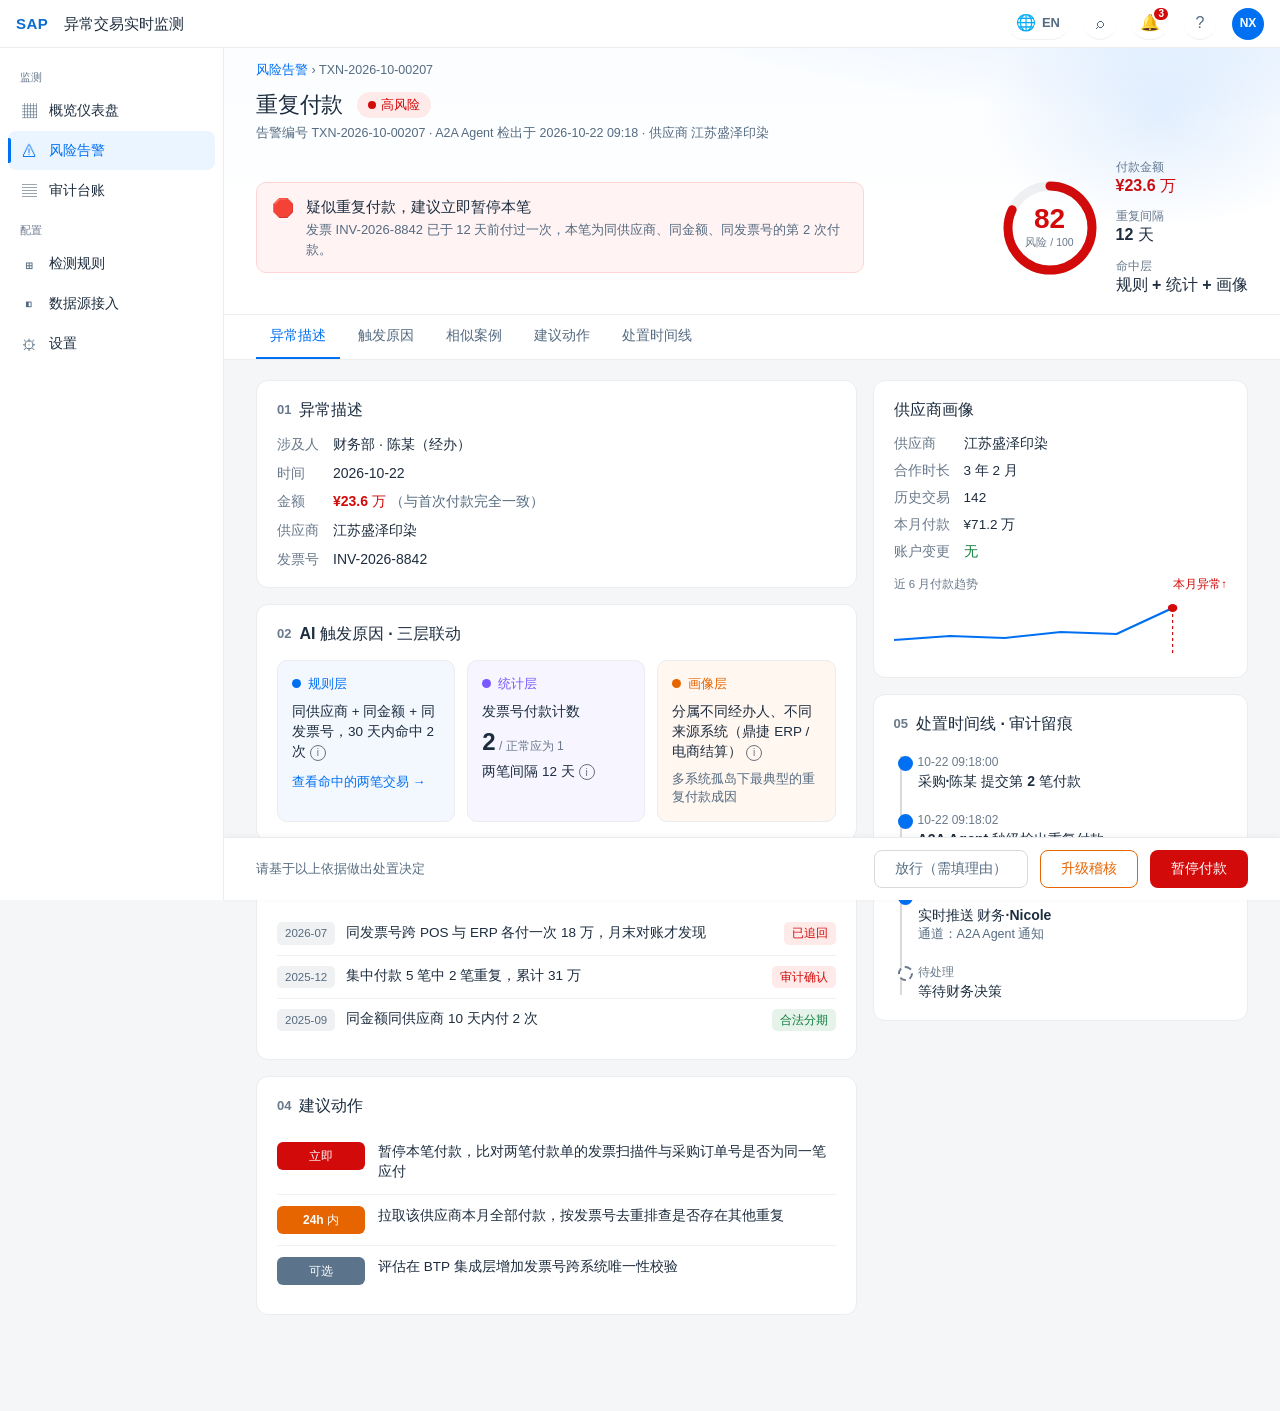
<file: mockups/alert-detail.html>
<!DOCTYPE html>
<html lang="zh-CN">
<head>
<meta charset="utf-8">
<meta name="viewport" content="width=device-width, initial-scale=1">
<title>重复付款告警 · 异常交易实时监测</title>
<style>
  :root{
    --brand:#0070f2; --brand-active:#0064d9; --brand-light:#ebf5ff;
    --bg:#f5f6f7; --surface:#fff;
    --line:#d9d9d9; --line-soft:#eaecee; --line-faint:#f0f1f2;
    --tx:#1d2d3f; --tx2:#556b81; --tx3:#6a7a8c;
    --neg:#d20a0a; --neg-bg:#ffeaea; --neg-soft:#fff3f3;
    --crit:#e76500; --crit-bg:#fff4e6;
    --pos:#107e3e; --pos-bg:#e6f3ea;
    --info:#0070f2; --neutral:#5b738b;
    --rule:#0070f2; --stat:#7858ff; --prof:#e76500;
    --shell:48px; --nav:224px; --radius:12px;
    font-synthesis:none;
  }
  *{box-sizing:border-box;margin:0;padding:0;}
  html{-webkit-font-smoothing:antialiased;}
  body{font-family:"72","72override",-apple-system,"Segoe UI","Microsoft YaHei","PingFang SC",Roboto,Arial,sans-serif;
    background:var(--bg);color:var(--tx);font-size:14px;line-height:1.4;}
  a{color:var(--brand);text-decoration:none;}

  /* Shell */
  .shell{position:fixed;inset:0 0 auto 0;height:var(--shell);background:#fff;
    border-bottom:1px solid var(--line-soft);display:flex;align-items:center;gap:16px;padding:0 16px;z-index:40;}
  .shell .sap{font-weight:800;font-size:15px;color:#0a6ed1;letter-spacing:.5px;}
  .shell .app{font-size:15px;font-weight:600;}
  .shell .sp{flex:1;}
  .shell .act{position:relative;height:32px;min-width:32px;padding:0 8px;border-radius:16px;display:flex;
    align-items:center;justify-content:center;gap:6px;color:var(--tx2);cursor:pointer;font-size:16px;}
  .shell .act:hover{background:var(--line-faint);}
  .shell .act .lbl{font-size:13px;font-weight:600;}
  .shell .act .bdg{position:absolute;top:-2px;right:-2px;min-width:16px;height:16px;background:var(--neg);
    color:#fff;font-size:10px;font-weight:700;border-radius:8px;display:flex;align-items:center;
    justify-content:center;padding:0 4px;border:2px solid #fff;}
  .shell .me{width:32px;height:32px;border-radius:50%;background:var(--brand);color:#fff;
    font-size:12px;font-weight:700;display:flex;align-items:center;justify-content:center;}

  /* Side nav */
  .side{position:fixed;top:var(--shell);bottom:0;left:0;width:var(--nav);background:#fff;
    border-right:1px solid var(--line-soft);padding:10px 8px;overflow:auto;z-index:30;}
  .side .grp{font-size:11px;font-weight:700;color:var(--tx3);padding:12px 12px 6px;}
  .side a{display:flex;align-items:center;gap:11px;padding:9px 12px;border-radius:8px;color:var(--tx);
    font-size:14px;margin-bottom:1px;position:relative;}
  .side a .ic{width:18px;text-align:center;color:var(--tx2);font-size:15px;}
  .side a:hover{background:var(--line-faint);}
  .side a.on{background:var(--brand-light);color:var(--brand);font-weight:600;}
  .side a.on .ic{color:var(--brand);}
  .side a.on::before{content:"";position:absolute;left:0;top:7px;bottom:7px;width:3px;background:var(--brand);border-radius:0 2px 2px 0;}

  .page{margin:var(--shell) 0 0 var(--nav);min-height:calc(100vh - var(--shell));display:flex;flex-direction:column;}

  /* Dynamic page header with Horizon gradient */
  .dph{position:relative;background:
      radial-gradient(1200px 300px at 100% -40%, #d6e8ff 0%, rgba(214,232,255,0) 60%),
      linear-gradient(180deg,#fbfdff 0%,#ffffff 70%);
    border-bottom:1px solid var(--line-soft);padding:14px 32px 0;overflow:hidden;}
  .dph::after{content:"";position:absolute;right:-60px;top:-40px;width:360px;height:220px;
    background:radial-gradient(closest-side,rgba(0,112,242,.10),rgba(0,112,242,0));pointer-events:none;}
  .crumb{font-size:12.5px;color:var(--tx2);margin-bottom:10px;position:relative;}
  .crumb a:hover{text-decoration:underline;}
  .dph-title{display:flex;align-items:center;gap:14px;flex-wrap:wrap;position:relative;}
  .dph-title h1{font-size:22px;font-weight:700;letter-spacing:-.2px;}
  .ostat{display:inline-flex;align-items:center;gap:5px;font-size:13px;font-weight:600;padding:4px 11px;border-radius:14px;}
  .ostat .d{width:8px;height:8px;border-radius:50%;}
  .ostat.neg{background:var(--neg-bg);color:var(--neg);} .ostat.neg .d{background:var(--neg);}
  .dph-sub{font-size:12.5px;color:var(--tx2);margin-top:5px;position:relative;}
  .dph-body{display:grid;grid-template-columns:1fr 360px;gap:24px;padding:16px 0 18px;align-items:center;position:relative;}
  .mstrip{display:flex;gap:12px;align-items:flex-start;background:var(--neg-soft);border:1px solid #ffd4d4;
    border-radius:10px;padding:13px 15px;}
  .mstrip .mi{color:var(--neg);font-size:18px;}
  .mstrip .mt{font-size:15px;font-weight:600;}
  .mstrip .ms{font-size:13px;color:var(--tx2);margin-top:3px;line-height:1.5;}
  .kpis{display:flex;align-items:center;gap:18px;justify-content:flex-end;}
  .gauge{position:relative;width:96px;height:96px;flex:none;}
  .gauge svg{transform:rotate(-90deg);}
  .gauge .c{position:absolute;inset:0;display:flex;flex-direction:column;align-items:center;justify-content:center;}
  .gauge .c b{font-size:28px;font-weight:800;color:var(--neg);line-height:1;}
  .gauge .c small{font-size:10.5px;color:var(--tx3);margin-top:2px;}
  .kfacts{display:flex;flex-direction:column;gap:11px;}
  .kfact .l{font-size:11.5px;color:var(--tx3);}
  .kfact .v{font-size:16px;font-weight:700;}
  .kfact .v.neg{color:var(--neg);}

  .anchors{position:sticky;top:var(--shell);background:#fff;border-bottom:1px solid var(--line-soft);
    padding:0 32px;display:flex;gap:4px;z-index:20;}
  .anchors a{padding:11px 14px;font-size:14px;color:var(--tx2);border-bottom:2px solid transparent;white-space:nowrap;}
  .anchors a:hover{color:var(--tx);}
  .anchors a.on{color:var(--brand);border-bottom-color:var(--brand);font-weight:600;}

  /* content: main + right rail */
  .content{padding:20px 32px 96px;display:grid;grid-template-columns:minmax(0,1.6fr) minmax(300px,1fr);
    gap:16px;align-items:start;flex:1;}
  .colL,.colR{display:flex;flex-direction:column;gap:16px;}
  .sect{background:#fff;border:1px solid var(--line-soft);border-radius:var(--radius);padding:18px 20px;}
  .sect>h2{font-size:16px;font-weight:700;margin-bottom:14px;display:flex;align-items:center;gap:8px;}
  .sect>h2 .ix{font-size:13px;color:var(--tx3);font-weight:600;}

  .kv{display:grid;grid-template-columns:auto 1fr;gap:9px 14px;font-size:14px;}
  .kv .k{color:var(--tx3);white-space:nowrap;}
  .kv .hl{color:var(--neg);font-weight:700;}

  .layers{display:grid;grid-template-columns:repeat(auto-fit,minmax(170px,1fr));gap:12px;}
  .lt{border:1px solid var(--line-soft);border-radius:10px;padding:14px;}
  .lt .h{display:flex;align-items:center;gap:7px;font-size:13px;font-weight:700;margin-bottom:9px;}
  .lt .h .d{width:9px;height:9px;border-radius:50%;}
  .lt.rule{background:#f3f8ff;} .lt.rule .h{color:var(--rule);} .lt.rule .d{background:var(--rule);}
  .lt.stat{background:#f7f5ff;} .lt.stat .h{color:var(--stat);} .lt.stat .d{background:var(--stat);}
  .lt.prof{background:#fff7f0;} .lt.prof .h{color:var(--prof);} .lt.prof .d{background:var(--prof);}
  .lt .b{font-size:13.5px;line-height:1.5;}
  .lt .big{font-size:24px;font-weight:800;margin:3px 0;}
  .lt .big small{font-size:12px;font-weight:400;color:var(--tx3);}
  .ii{display:inline-flex;align-items:center;justify-content:center;width:16px;height:16px;border-radius:50%;
    border:1px solid currentColor;font-size:10px;font-style:normal;cursor:pointer;opacity:.65;vertical-align:middle;}
  .ii:hover{opacity:1;}
  .evid{margin-top:10px;font-size:13px;font-weight:600;cursor:pointer;display:inline-block;}
  .evid:hover{text-decoration:underline;}

  .case{display:grid;grid-template-columns:auto 1fr auto;gap:11px;align-items:center;padding:10px 0;
    border-bottom:1px solid var(--line-faint);font-size:13.5px;}
  .case:last-child{border:none;}
  .case .tg{font-size:11.5px;color:var(--tx2);background:var(--line-faint);border-radius:5px;padding:3px 8px;white-space:nowrap;}
  .case .oc{font-size:11.5px;font-weight:600;border-radius:5px;padding:3px 8px;white-space:nowrap;}
  .oc.bad{background:var(--neg-bg);color:var(--neg);} .oc.ok{background:var(--pos-bg);color:var(--pos);}

  .act{display:grid;grid-template-columns:88px 1fr;gap:13px;align-items:start;padding:11px 0;
    border-bottom:1px solid var(--line-faint);font-size:13.5px;line-height:1.5;}
  .act:last-child{border:none;}
  .u{text-align:center;font-size:12px;font-weight:700;color:#fff;border-radius:6px;padding:5px 0;}
  .u.now{background:var(--neg);} .u.h24{background:var(--crit);} .u.opt{background:var(--neutral);}

  /* vendor profile */
  .vp{display:grid;grid-template-columns:auto 1fr;gap:8px 14px;font-size:13.5px;}
  .vp .k{color:var(--tx3);white-space:nowrap;}
  .spark{margin-top:14px;}
  .spark .cap{font-size:11.5px;color:var(--tx3);margin-bottom:6px;display:flex;justify-content:space-between;}

  .tl{position:relative;padding-left:24px;}
  .tl::before{content:"";position:absolute;left:6px;top:6px;bottom:6px;width:2px;background:var(--line);}
  .tl .n{position:relative;padding:4px 0 16px;}
  .tl .n:last-child{padding-bottom:0;}
  .tl .n::before{content:"";position:absolute;left:-20px;top:6px;width:11px;height:11px;border-radius:50%;
    background:#fff;border:2px solid var(--brand);}
  .tl .n.done::before{background:var(--brand);}
  .tl .n.wait::before{border-color:var(--tx3);border-style:dashed;}
  .tl .n .tt{font-size:12px;color:var(--tx3);}
  .tl .n .dd{font-size:14px;font-weight:600;margin:1px 0;}
  .tl .n .nn{font-size:12.5px;color:var(--tx2);}

  .foot{position:fixed;left:var(--nav);right:0;bottom:0;background:#fff;border-top:1px solid var(--line-soft);
    padding:12px 32px;display:flex;align-items:center;gap:12px;z-index:25;box-shadow:0 -1px 6px rgba(0,0,0,.04);}
  .foot .q{font-size:13px;color:var(--tx2);margin-right:auto;}
  .btn{font-family:inherit;font-size:14px;font-weight:600;border-radius:8px;padding:9px 20px;cursor:pointer;border:1px solid transparent;}
  .btn.emph{background:var(--neg);color:#fff;} .btn.emph:hover{background:#b00909;}
  .btn.tr{background:#fff;color:var(--crit);border-color:var(--crit);} .btn.tr:hover{background:var(--crit-bg);}
  .btn.gh{background:#fff;color:var(--tx2);border-color:var(--line);} .btn.gh:hover{background:var(--line-faint);}

  .pop{position:fixed;z-index:60;max-width:300px;background:#fff;border:1px solid var(--line);border-radius:10px;
    box-shadow:0 8px 28px rgba(0,0,0,.16);padding:14px 16px;display:none;}
  .pop.show{display:block;}
  .pop h4{font-size:12.5px;color:var(--brand);margin-bottom:8px;}
  .pop code{display:block;background:var(--bg);border-radius:7px;padding:9px 11px;font-size:12.5px;line-height:1.6;margin-bottom:8px;}
  .pop p{font-size:12.5px;color:var(--tx2);line-height:1.55;}

  .mask{position:fixed;inset:0;background:rgba(10,20,35,.45);z-index:70;display:none;align-items:center;justify-content:center;}
  .mask.show{display:flex;}
  .modal{background:#fff;border-radius:12px;width:620px;max-width:92vw;max-height:84vh;overflow:auto;box-shadow:0 16px 48px rgba(0,0,0,.28);}
  .modal .mh{display:flex;align-items:center;padding:16px 20px;border-bottom:1px solid var(--line-soft);}
  .modal .mh b{font-size:15px;} .modal .mh .x{margin-left:auto;cursor:pointer;color:var(--tx3);font-size:22px;}
  .modal .mb{padding:18px 20px;} .modal .mb p{font-size:13.5px;color:var(--tx2);line-height:1.55;}
  table.ev{width:100%;border-collapse:collapse;font-size:13.5px;margin:12px 0;}
  table.ev th{background:var(--bg);text-align:left;padding:10px 11px;font-size:12px;color:var(--tx2);border-bottom:1px solid var(--line-soft);}
  table.ev td{padding:10px 11px;border-bottom:1px solid var(--line-faint);}
  table.ev tr.dup td{background:var(--neg-soft);}
  .xh{color:var(--neg);font-weight:700;}

  @media(max-width:1080px){.dph-body{grid-template-columns:1fr;}.kpis{justify-content:flex-start;}.content{grid-template-columns:1fr;}}
</style>
</head>
<body>

<header class="shell">
  <span class="sap">SAP</span>
  <span class="app" data-i18n="app"></span>
  <span class="sp"></span>
  <span class="act" title="Language" onclick="toggleLang()">🌐<span class="lbl" id="langlbl">EN</span></span>
  <span class="act" title="Search">⌕</span>
  <span class="act" title="Notifications">🔔<span class="bdg">3</span></span>
  <span class="act" title="Help">?</span>
  <span class="me">NX</span>
</header>

<nav class="side">
  <div class="grp" data-i18n="nav_mon"></div>
  <a href="#"><span class="ic">▦</span><span data-i18n="nav_overview"></span></a>
  <a href="#" class="on"><span class="ic">⚠</span><span data-i18n="nav_alerts"></span></a>
  <a href="#"><span class="ic">▤</span><span data-i18n="nav_audit"></span></a>
  <div class="grp" data-i18n="nav_cfg"></div>
  <a href="#"><span class="ic">⊞</span><span data-i18n="nav_rules"></span></a>
  <a href="#"><span class="ic">◧</span><span data-i18n="nav_src"></span></a>
  <a href="#"><span class="ic">⚙</span><span data-i18n="nav_settings"></span></a>
</nav>

<div class="page">
  <div class="dph">
    <div class="crumb"><a href="#" data-i18n="nav_alerts"></a> › <span>TXN-2026-10-00207</span></div>
    <div class="dph-title">
      <h1 data-i18n="scn"></h1>
      <span class="ostat neg"><span class="d"></span><span data-i18n="high"></span></span>
    </div>
    <div class="dph-sub" data-i18n="sub"></div>
    <div class="dph-body">
      <div class="mstrip">
        <span class="mi">🛑</span>
        <div><div class="mt" data-i18n="vt"></div><div class="ms" data-i18n="vs"></div></div>
      </div>
      <div class="kpis">
        <div class="gauge">
          <svg width="96" height="96">
            <circle cx="48" cy="48" r="42" fill="none" stroke="#eef0f2" stroke-width="9"/>
            <circle cx="48" cy="48" r="42" fill="none" stroke="#d20a0a" stroke-width="9" stroke-linecap="round" stroke-dasharray="263.9" stroke-dashoffset="47.5"/>
          </svg>
          <div class="c"><b>82</b><small data-i18n="risk100"></small></div>
        </div>
        <div class="kfacts">
          <div class="kfact"><div class="l" data-i18n="kf_amt"></div><div class="v neg">¥23.6<span data-i18n="wan"></span></div></div>
          <div class="kfact"><div class="l" data-i18n="kf_gap"></div><div class="v"><span data-i18n="d12"></span></div></div>
          <div class="kfact"><div class="l" data-i18n="kf_layer"></div><div class="v" data-i18n="layers3"></div></div>
        </div>
      </div>
    </div>
  </div>

  <nav class="anchors">
    <a href="#s1" class="on" data-i18n="a_desc"></a>
    <a href="#s2" data-i18n="a_trig"></a>
    <a href="#s3" data-i18n="a_case"></a>
    <a href="#s4" data-i18n="a_act"></a>
    <a href="#s5" data-i18n="a_tl"></a>
  </nav>

  <div class="content">
    <div class="colL">
      <section class="sect" id="s1">
        <h2><span class="ix">01</span><span data-i18n="t_desc"></span></h2>
        <div class="kv">
          <span class="k" data-i18n="l_who"></span><span data-i18n="v_who"></span>
          <span class="k" data-i18n="l_time"></span><span>2026-10-22</span>
          <span class="k" data-i18n="l_amt"></span><span class="hl">¥23.6<span data-i18n="wan"></span> <span style="color:var(--tx2);font-weight:400" data-i18n="v_amt_note"></span></span>
          <span class="k" data-i18n="l_vendor"></span><span data-i18n="vendor_name"></span>
          <span class="k" data-i18n="l_inv"></span><span>INV-2026-8842</span>
        </div>
      </section>

      <section class="sect" id="s2">
        <h2><span class="ix">02</span><span data-i18n="t_trig"></span></h2>
        <div class="layers">
          <div class="lt rule">
            <div class="h"><span class="d"></span><span data-i18n="ly_rule"></span></div>
            <div class="b"><span data-i18n="rule_b"></span> <i class="ii" onclick="pop(event,'rule')">i</i></div>
            <a class="evid" onclick="openModal()" data-i18n="rule_evid"></a>
          </div>
          <div class="lt stat">
            <div class="h"><span class="d"></span><span data-i18n="ly_stat"></span></div>
            <div class="b" data-i18n="stat_b1"></div>
            <div class="big">2<small data-i18n="stat_norm"></small></div>
            <div class="b"><span data-i18n="stat_b2"></span> <i class="ii" onclick="pop(event,'stat')">i</i></div>
          </div>
          <div class="lt prof">
            <div class="h"><span class="d"></span><span data-i18n="ly_prof"></span></div>
            <div class="b"><span data-i18n="prof_b"></span> <i class="ii" onclick="pop(event,'prof')">i</i></div>
            <div class="b" style="margin-top:7px;color:var(--tx2);font-size:12.5px;" data-i18n="prof_note"></div>
          </div>
        </div>
      </section>

      <section class="sect" id="s3">
        <h2><span class="ix">03</span><span data-i18n="t_case"></span></h2>
        <div class="case"><span class="tg">2026-07</span><span data-i18n="case1"></span><span class="oc bad" data-i18n="oc_recovered"></span></div>
        <div class="case"><span class="tg">2025-12</span><span data-i18n="case2"></span><span class="oc bad" data-i18n="oc_confirmed"></span></div>
        <div class="case"><span class="tg">2025-09</span><span data-i18n="case3"></span><span class="oc ok" data-i18n="oc_legit"></span></div>
      </section>

      <section class="sect" id="s4">
        <h2><span class="ix">04</span><span data-i18n="t_act"></span></h2>
        <div class="act"><span class="u now" data-i18n="u_now"></span><span data-i18n="act1"></span></div>
        <div class="act"><span class="u h24" data-i18n="u_h24"></span><span data-i18n="act2"></span></div>
        <div class="act"><span class="u opt" data-i18n="u_opt"></span><span data-i18n="act3"></span></div>
      </section>
    </div>

    <div class="colR">
      <section class="sect">
        <h2><span data-i18n="t_vendor"></span></h2>
        <div class="vp">
          <span class="k" data-i18n="vp_name"></span><span data-i18n="vendor_name"></span>
          <span class="k" data-i18n="vp_since"></span><span data-i18n="vp_since_v"></span>
          <span class="k" data-i18n="vp_txn"></span><span>142</span>
          <span class="k" data-i18n="vp_month"></span><span class="hl">¥71.2<span data-i18n="wan"></span></span>
          <span class="k" data-i18n="vp_acc"></span><span style="color:var(--pos)" data-i18n="vp_acc_v"></span>
        </div>
        <div class="spark">
          <div class="cap"><span data-i18n="vp_trend"></span><span style="color:var(--neg)" data-i18n="vp_trend_spike"></span></div>
          <svg width="100%" height="56" viewBox="0 0 280 56" preserveAspectRatio="none">
            <polyline fill="none" stroke="#0070f2" stroke-width="2"
              points="0,42 47,38 93,40 140,34 187,36 234,10"/>
            <circle cx="234" cy="10" r="4" fill="#d20a0a"/>
            <line x1="234" y1="10" x2="234" y2="56" stroke="#d20a0a" stroke-dasharray="3" stroke-width="1"/>
          </svg>
        </div>
      </section>

      <section class="sect" id="s5">
        <h2><span class="ix">05</span><span data-i18n="t_tl"></span></h2>
        <div class="tl">
          <div class="n done"><div class="tt">10-22 09:18:00</div><div class="dd" data-i18n="tl1"></div></div>
          <div class="n done"><div class="tt">10-22 09:18:02</div><div class="dd" data-i18n="tl2"></div><div class="nn" data-i18n="tl2n"></div></div>
          <div class="n done"><div class="tt">10-22 09:18:03</div><div class="dd" data-i18n="tl3"></div><div class="nn" data-i18n="tl3n"></div></div>
          <div class="n wait"><div class="tt" data-i18n="tl_pending"></div><div class="dd" data-i18n="tl4"></div></div>
        </div>
      </section>
    </div>
  </div>
</div>

<div class="foot">
  <span class="q" data-i18n="foot_q"></span>
  <button class="btn gh" data-i18n="b_release"></button>
  <button class="btn tr" data-i18n="b_escalate"></button>
  <button class="btn emph" data-i18n="b_hold"></button>
</div>

<div id="pop" class="pop"></div>

<div id="mask" class="mask" onclick="if(event.target===this)closeModal()">
  <div class="modal">
    <div class="mh"><b data-i18n="m_title"></b><span class="x" onclick="closeModal()">×</span></div>
    <div class="mb">
      <p data-i18n="m_lead"></p>
      <table class="ev">
        <thead><tr><th data-i18n="m_date"></th><th data-i18n="m_inv"></th><th data-i18n="m_amt"></th><th data-i18n="m_op"></th><th data-i18n="m_sys"></th></tr></thead>
        <tbody>
          <tr><td>2026-10-10</td><td>INV-2026-8842</td><td>¥23.6<span data-i18n="wan"></span></td><td data-i18n="op_wang"></td><td data-i18n="sys_erp"></td></tr>
          <tr class="dup"><td>2026-10-22</td><td class="xh">INV-2026-8842</td><td class="xh">¥23.6<span data-i18n="wan"></span></td><td data-i18n="op_chen"></td><td data-i18n="sys_ec"></td></tr>
        </tbody>
      </table>
      <p style="font-size:12px;color:var(--tx3);" data-i18n="m_lineage"></p>
    </div>
  </div>
</div>

<script>
const I18N={
 zh:{
  app:"异常交易实时监测",nav_mon:"监测",nav_overview:"概览仪表盘",nav_alerts:"风险告警",nav_audit:"审计台账",
  nav_cfg:"配置",nav_rules:"检测规则",nav_src:"数据源接入",nav_settings:"设置",
  scn:"重复付款",high:"高风险",sub:"告警编号 TXN-2026-10-00207 · A2A Agent 检出于 2026-10-22 09:18 · 供应商 江苏盛泽印染",
  vt:"疑似重复付款，建议立即暂停本笔",vs:"发票 INV-2026-8842 已于 12 天前付过一次，本笔为同供应商、同金额、同发票号的第 2 次付款。",
  risk100:"风险 / 100",kf_amt:"付款金额",kf_gap:"重复间隔",kf_layer:"命中层",layers3:"规则 + 统计 + 画像",wan:" 万",d12:"12 天",
  a_desc:"异常描述",a_trig:"触发原因",a_case:"相似案例",a_act:"建议动作",a_tl:"处置时间线",
  t_desc:"异常描述",l_who:"涉及人",v_who:"财务部 · 陈某（经办）",l_time:"时间",l_amt:"金额",v_amt_note:"（与首次付款完全一致）",
  l_vendor:"供应商",vendor_name:"江苏盛泽印染",l_inv:"发票号",
  t_trig:"AI 触发原因 · 三层联动",ly_rule:"规则层",rule_b:"同供应商 + 同金额 + 同发票号，30 天内命中 2 次",rule_evid:"查看命中的两笔交易 →",
  ly_stat:"统计层",stat_b1:"发票号付款计数",stat_norm:" / 正常应为 1",stat_b2:"两笔间隔 12 天",
  ly_prof:"画像层",prof_b:"分属不同经办人、不同来源系统（鼎捷 ERP / 电商结算）",prof_note:"多系统孤岛下最典型的重复付款成因",
  t_case:"相似历史案例 · Top 3",case1:"同发票号跨 POS 与 ERP 各付一次 18 万，月末对账才发现",case2:"集中付款 5 笔中 2 笔重复，累计 31 万",case3:"同金额同供应商 10 天内付 2 次",
  oc_recovered:"已追回",oc_confirmed:"审计确认",oc_legit:"合法分期",
  t_act:"建议动作",u_now:"立即",u_h24:"24h 内",u_opt:"可选",
  act1:"暂停本笔付款，比对两笔付款单的发票扫描件与采购订单号是否为同一笔应付",act2:"拉取该供应商本月全部付款，按发票号去重排查是否存在其他重复",act3:"评估在 BTP 集成层增加发票号跨系统唯一性校验",
  t_vendor:"供应商画像",vp_name:"供应商",vp_since:"合作时长",vp_since_v:"3 年 2 月",vp_txn:"历史交易",vp_month:"本月付款",vp_acc:"账户变更",vp_acc_v:"无",
  vp_trend:"近 6 月付款趋势",vp_trend_spike:"本月异常↑",
  t_tl:"处置时间线 · 审计留痕",tl1:"采购·陈某 提交第 2 笔付款",tl2:"A2A Agent 秒级检出重复付款",tl2n:"规则层命中 · 风险评分 82",tl3:"实时推送 财务·Nicole",tl3n:"通道：A2A Agent 通知",tl_pending:"待处理",tl4:"等待财务决策",
  foot_q:"请基于以上依据做出处置决定",b_release:"放行（需填理由）",b_escalate:"升级稽核",b_hold:"暂停付款",
  m_title:"规则层依据 · 命中的两笔交易",m_lead:"以下两笔付款的 供应商 / 金额 / 发票号 完全一致，触发重复付款硬规则：",
  m_date:"日期",m_inv:"发票号",m_amt:"金额",m_op:"经办人",m_sys:"来源系统",op_wang:"王某",op_chen:"陈某",sys_erp:"鼎捷 ERP",sys_ec:"电商结算",
  m_lineage:"数据溯源：鼎捷 ERP + 电商结算 → BTP 集成层 → 检测引擎",
  pop_rule_h:"规则层 · 怎么判定的",pop_rule_c:"同供应商 AND 同金额 AND 同发票号<br>AND 30 天内出现 ≥ 2 次",pop_rule_p:"硬规则，命中即告警，无需人工设阈值。",
  pop_stat_h:"统计层 · 这个数字哪来的",pop_stat_c:"发票号 INV-8842 付款计数 = 2<br>正常每张发票应付 1 次",pop_stat_p:"间隔 12 天说明不是系统瞬时重试，而是两次独立付款动作。",
  pop_prof_h:"画像层 · 为什么可疑",pop_prof_c:"经办人 王某 ≠ 陈某<br>来源系统 鼎捷ERP ≠ 电商结算",pop_prof_p:"同一笔应付被两个系统、两个人分别处理，是多系统孤岛重复付款的典型画像。"
 },
 en:{
  app:"Anomaly Transaction Monitoring",nav_mon:"Monitoring",nav_overview:"Overview Dashboard",nav_alerts:"Risk Alerts",nav_audit:"Audit Log",
  nav_cfg:"Configuration",nav_rules:"Detection Rules",nav_src:"Data Sources",nav_settings:"Settings",
  scn:"Duplicate Payment",high:"High Risk",sub:"Alert ID TXN-2026-10-00207 · Detected by A2A Agent at 2026-10-22 09:18 · Vendor: Jiangsu Shengze Dyeing",
  vt:"Likely duplicate payment — recommend holding this transaction",vs:"Invoice INV-2026-8842 was already paid 12 days ago. This is the 2nd payment with the same vendor, amount and invoice number.",
  risk100:"Risk / 100",kf_amt:"Amount",kf_gap:"Duplicate Gap",kf_layer:"Triggered Layers",layers3:"Rule + Stat + Profile",wan:"0K",d12:"12 days",
  a_desc:"Description",a_trig:"Triggers",a_case:"Similar Cases",a_act:"Actions",a_tl:"Timeline",
  t_desc:"Anomaly Description",l_who:"Operator",v_who:"Finance · Chen (operator)",l_time:"Date",l_amt:"Amount",v_amt_note:"(identical to first payment)",
  l_vendor:"Vendor",vendor_name:"Jiangsu Shengze Dyeing",l_inv:"Invoice No.",
  t_trig:"AI Triggers · 3-Layer Analysis",ly_rule:"Rule Layer",rule_b:"Same vendor + amount + invoice no., hit twice within 30 days",rule_evid:"View the two matched transactions →",
  ly_stat:"Statistical Layer",stat_b1:"Payments on this invoice",stat_norm:" / normal is 1",stat_b2:"12-day gap between the two",
  ly_prof:"Profile Layer",prof_b:"Different operators, different source systems (Digiwin ERP / e-commerce settlement)",prof_note:"Classic duplicate-payment pattern across siloed systems",
  t_case:"Similar Cases · Top 3",case1:"Same invoice paid once via POS and once via ERP (¥180K), found only at month-end",case2:"2 of 5 batch payments duplicated, ¥310K total",case3:"Same amount & vendor paid twice within 10 days",
  oc_recovered:"Recovered",oc_confirmed:"Audit-confirmed",oc_legit:"Legit installment",
  t_act:"Recommended Actions",u_now:"Now",u_h24:"24h",u_opt:"Optional",
  act1:"Hold this payment; compare the two invoice scans and PO numbers to confirm they are the same payable",act2:"Pull all payments to this vendor this month and de-dupe by invoice number",act3:"Evaluate a cross-system invoice-number uniqueness check at the BTP integration layer",
  t_vendor:"Vendor Profile",vp_name:"Vendor",vp_since:"Relationship",vp_since_v:"3 yr 2 mo",vp_txn:"Transactions",vp_month:"This month",vp_acc:"Account change",vp_acc_v:"None",
  vp_trend:"Payments · last 6 months",vp_trend_spike:"Spike this month↑",
  t_tl:"Resolution Timeline · Audit Trail",tl1:"Procurement · Chen submits 2nd payment",tl2:"A2A Agent detects duplicate in seconds",tl2n:"Rule layer hit · risk score 82",tl3:"Pushed to Finance · Nicole in real time",tl3n:"Channel: A2A Agent notification",tl_pending:"Pending",tl4:"Awaiting finance decision",
  foot_q:"Make a decision based on the evidence above",b_release:"Release (reason required)",b_escalate:"Escalate to audit",b_hold:"Hold payment",
  m_title:"Rule-layer evidence · the two matched transactions",m_lead:"The two payments below share the same vendor / amount / invoice number, triggering the duplicate-payment hard rule:",
  m_date:"Date",m_inv:"Invoice No.",m_amt:"Amount",m_op:"Operator",m_sys:"Source system",op_wang:"Wang",op_chen:"Chen",sys_erp:"Digiwin ERP",sys_ec:"E-commerce",
  m_lineage:"Data lineage: Digiwin ERP + e-commerce settlement → BTP integration → detection engine",
  pop_rule_h:"Rule Layer · how it's judged",pop_rule_c:"same vendor AND same amount AND same invoice no.<br>AND ≥ 2 times within 30 days",pop_rule_p:"A hard rule — alerts on hit, no manual threshold needed.",
  pop_stat_h:"Statistical Layer · where the number comes from",pop_stat_c:"payment count on INV-8842 = 2<br>each invoice should be paid once",pop_stat_p:"The 12-day gap means it's not a system retry but two independent payments.",
  pop_prof_h:"Profile Layer · why it's suspicious",pop_prof_c:"operator Wang ≠ Chen<br>system Digiwin ERP ≠ e-commerce",pop_prof_p:"One payable handled by two systems and two people — the classic siloed duplicate-payment profile."
 }
};
let curLang="zh";
const POPKEYS={rule:["pop_rule_h","pop_rule_c","pop_rule_p"],stat:["pop_stat_h","pop_stat_c","pop_stat_p"],prof:["pop_prof_h","pop_prof_c","pop_prof_p"]};
function setLang(l){
  curLang=l;document.documentElement.lang=(l==="en"?"en":"zh-CN");
  const d=I18N[l];
  document.querySelectorAll("[data-i18n]").forEach(el=>{const k=el.getAttribute("data-i18n");if(d[k]!=null)el.innerHTML=d[k];});
  document.getElementById("langlbl").textContent=(l==="en"?"中文":"EN");
}
function toggleLang(){setLang(curLang==="zh"?"en":"zh");}
function pop(e,k){
  const d=I18N[curLang],[h,c,p]=POPKEYS[k],el=document.getElementById("pop");
  el.innerHTML=`<h4>${d[h]}</h4><code>${d[c]}</code><p>${d[p]}</p>`;
  el.classList.add("show");
  const r=e.target.getBoundingClientRect();
  el.style.left=Math.min(r.left,innerWidth-316)+"px";el.style.top=(r.bottom+8)+"px";
  e.stopPropagation();
}
document.addEventListener("click",()=>document.getElementById("pop").classList.remove("show"));
function openModal(){document.getElementById("mask").classList.add("show");}
function closeModal(){document.getElementById("mask").classList.remove("show");}
const links=[...document.querySelectorAll(".anchors a")];
links.forEach(a=>a.addEventListener("click",e=>{e.preventDefault();links.forEach(x=>x.classList.remove("on"));a.classList.add("on");
  document.querySelector(a.getAttribute("href")).scrollIntoView({behavior:"smooth",block:"start"});}));
setLang("zh");
</script>
</body>
</html>
</file>
